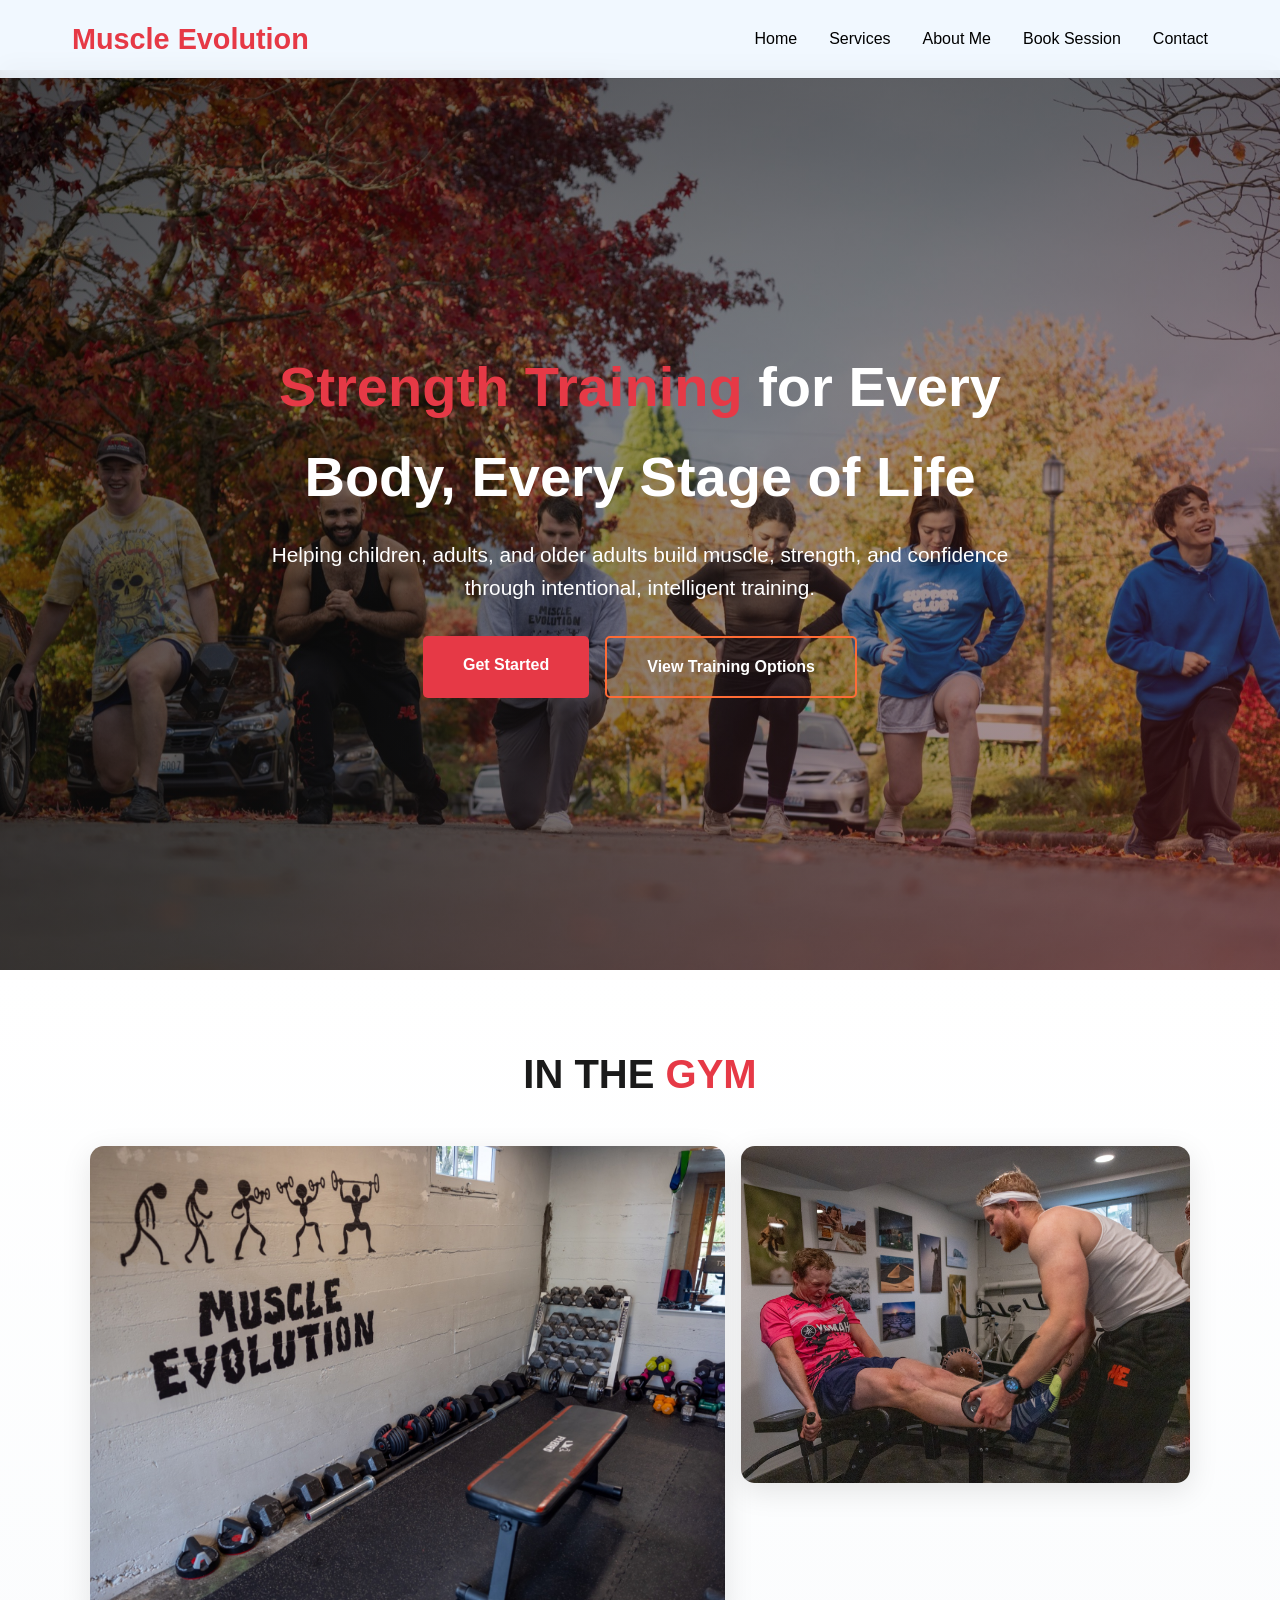
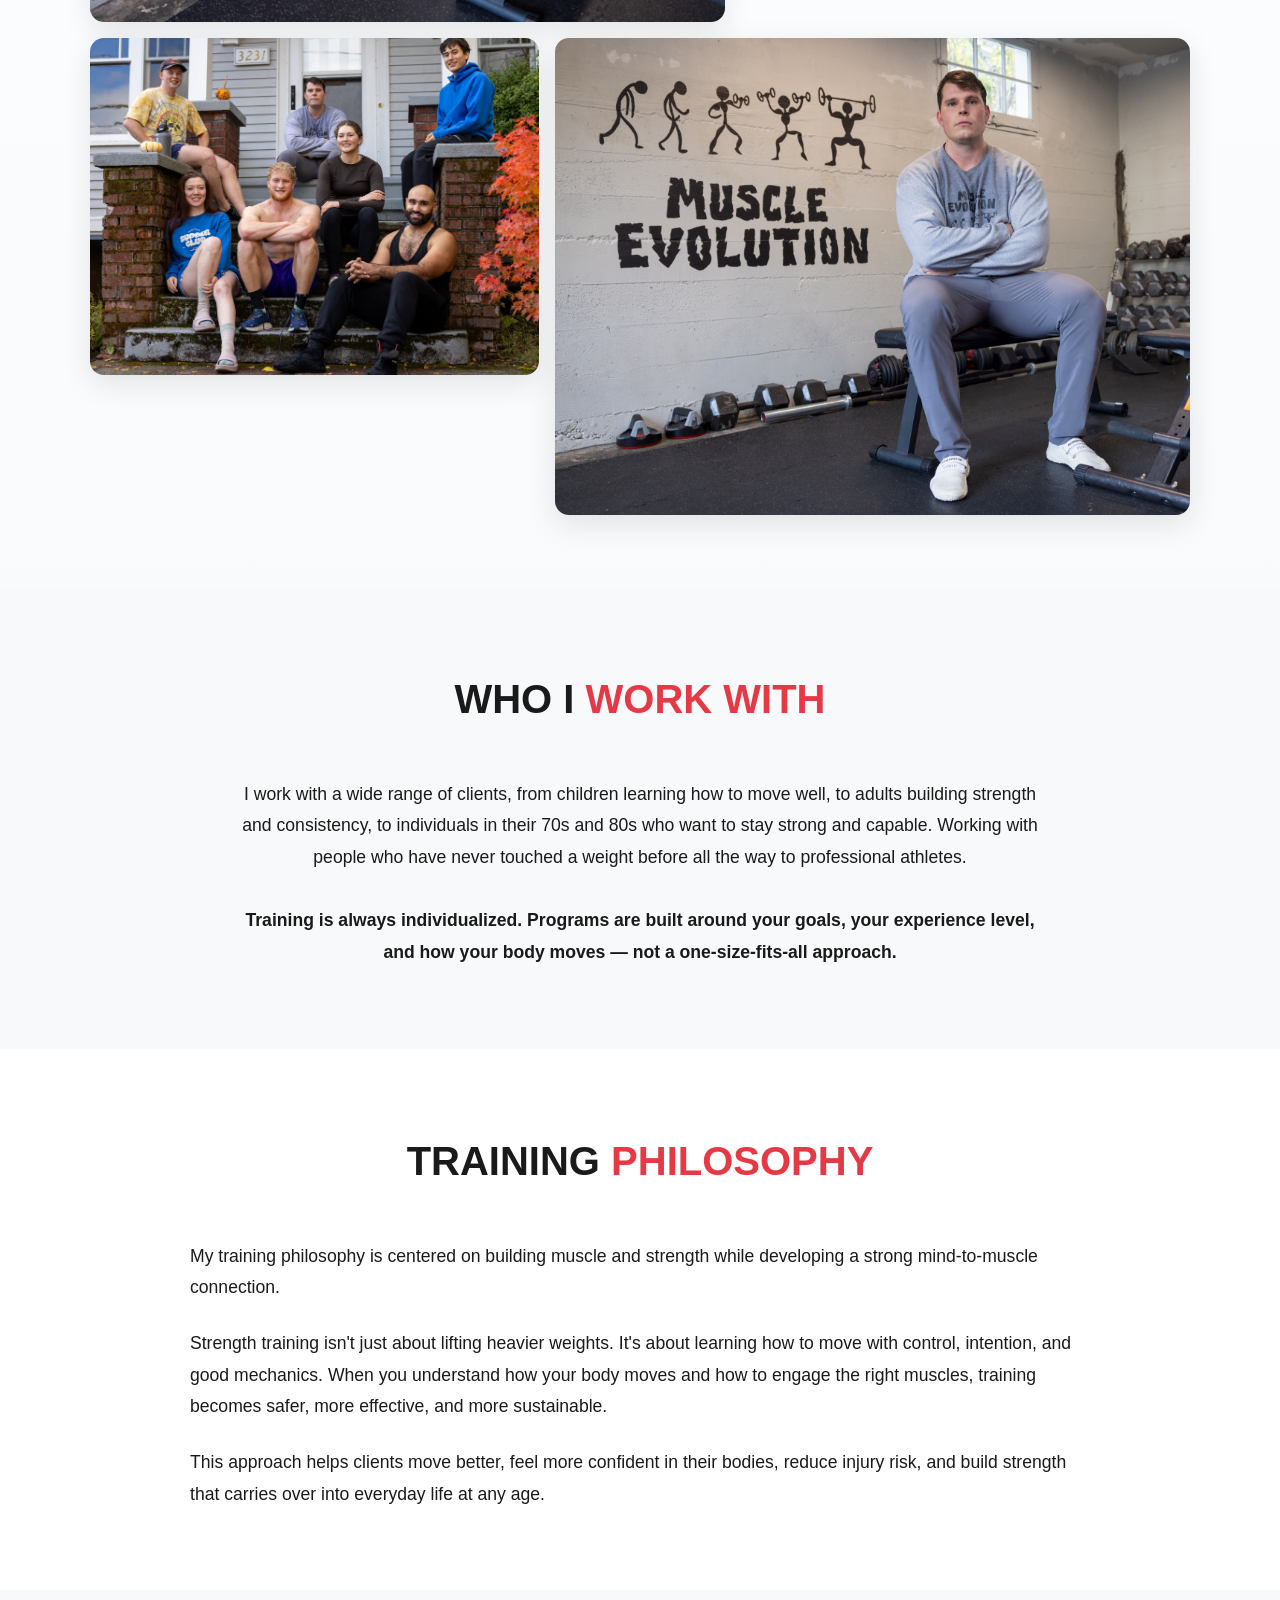
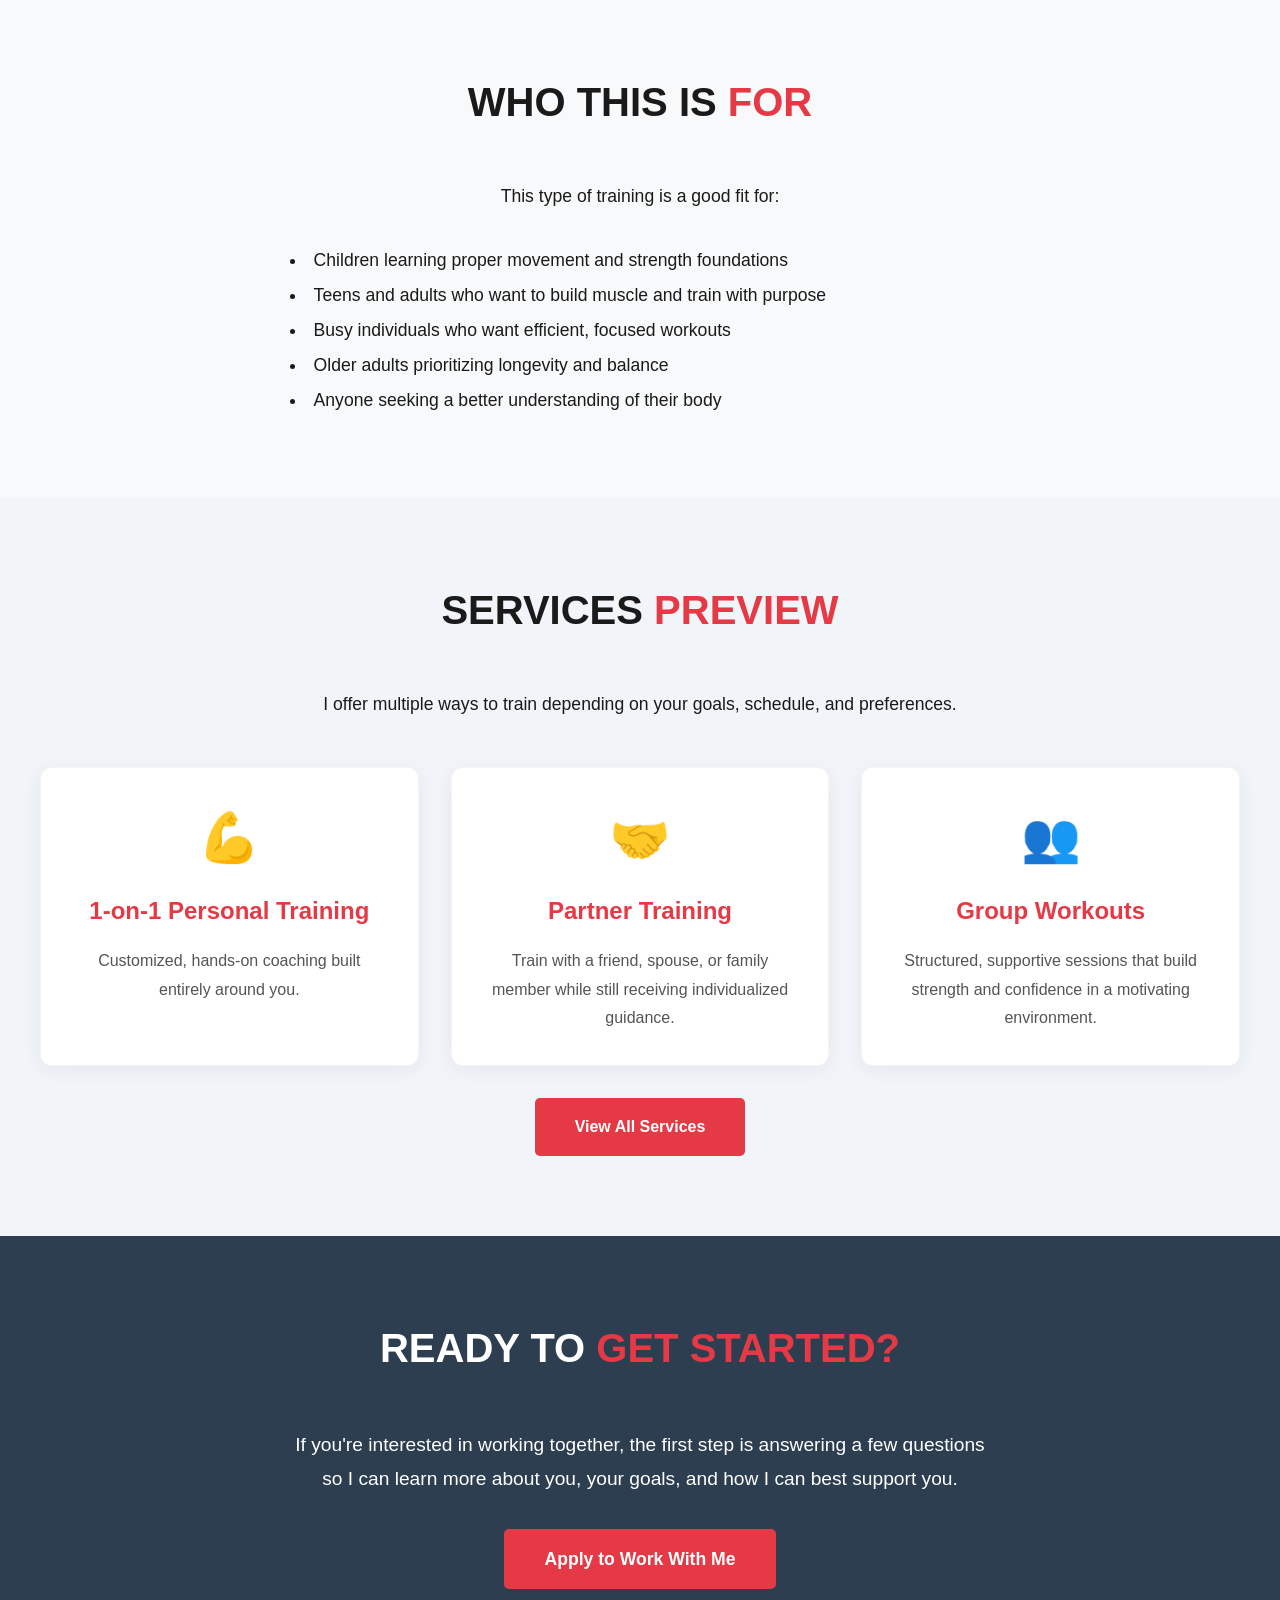
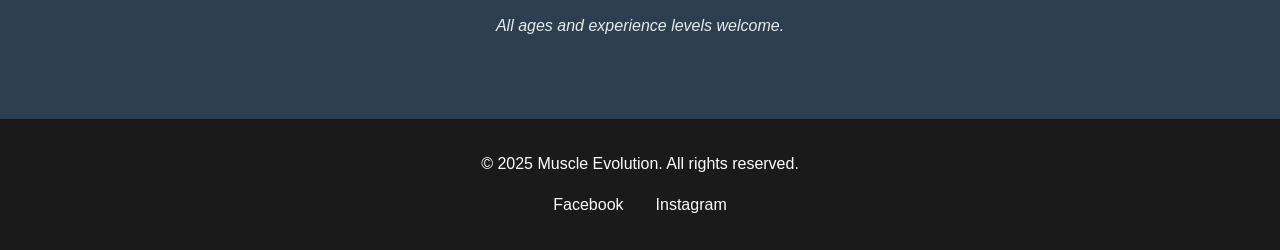
<file: index.html>
<!DOCTYPE html>
<html lang="en">
<head>
    <link rel="stylesheet" href="styles.css">
    <meta charset="UTF-8">
    <meta name="viewport" content="width=device-width, initial-scale=1.0">
    <title>Muscle Evolution - Strength Training for Every Body</title>
</head>
<body>
    <!-- Navigation -->
    <nav>
        <div class="container">
            <div class="logo">Muscle Evolution</div>
            <button class="nav-toggle" aria-label="Open menu" aria-expanded="false">
                <span></span><span></span><span></span>
            </button>
            <ul class="nav-links">
                <li><a href="index.html">Home</a></li>
                <li><a href="services.html">Services</a></li>
                <li><a href="about.html">About Me</a></li>
                <li><a href="booking.html">Book Session</a></li>
                <li><a href="contact.html">Contact</a></li>
            </ul>
        </div>
    </nav>

    <!-- Hero Section -->
    <section id="home" class="hero">
        <div class="hero-content">
            <h1><span class="highlight">Strength Training</span> for Every Body, Every Stage of Life</h1>
            <p>Helping children, adults, and older adults build muscle, strength, and confidence through intentional, intelligent training.</p>
            <div class="hero-buttons">
                <a href="booking.html" class="btn">Get Started</a>
                <a href="services.html" class="btn" style="background: transparent; border: 2px solid #ff6b35;">View Training Options</a>
            </div>
        </div>
    </section>

    <!-- Client photography -->
    <section class="photo-showcase" aria-label="Training photography">
        <div class="container">
            <h2 class="reveal">IN THE <span class="highlight">GYM</span></h2>
            <div class="photo-grid">
                <figure class="reveal reveal-delay-1">
                    <img src="images/web/IMG_2331.jpg" alt="Strength training session" width="1200" height="900" loading="lazy" decoding="async">
                </figure>
                <figure class="reveal reveal-delay-2">
                    <img src="images/web/Muscle.evolution-6.jpg" alt="Coaching and movement" width="1200" height="900" loading="lazy" decoding="async">
                </figure>
                <figure class="reveal reveal-delay-3">
                    <img src="images/web/IMG_8006.jpg" alt="Training floor" width="1200" height="900" loading="lazy" decoding="async">
                </figure>
                <figure class="reveal reveal-delay-4">
                    <img src="images/web/IMG_8933.jpg" alt="Fitness training" width="1200" height="900" loading="lazy" decoding="async">
                </figure>
            </div>
        </div>
    </section>

    <!-- Who I Work With Section -->
    <section class="services" style="background: #f8f9fa;">
        <div class="container">
            <h2 class="reveal">WHO I <span class="highlight">WORK WITH</span></h2>
            <p class="reveal reveal-delay-1" style="text-align: center; max-width: 800px; margin: 0 auto 2rem; font-size: 1.1rem; line-height: 1.8;">
                I work with a wide range of clients, from children learning how to move well, to adults building strength and consistency, to individuals in their 70s and 80s who want to stay strong and capable. Working with people who have never touched a weight before all the way to professional athletes.
            </p>
            <p class="reveal reveal-delay-2" style="text-align: center; max-width: 800px; margin: 0 auto; font-size: 1.1rem; line-height: 1.8; font-weight: 600;">
                Training is always individualized. Programs are built around your goals, your experience level, and how your body moves — not a one-size-fits-all approach.
            </p>
        </div>
    </section>

    <!-- Training Philosophy -->
    <section class="about">
        <div class="container">
            <h2 class="reveal">TRAINING <span class="highlight">PHILOSOPHY</span></h2>
            <div class="reveal reveal-delay-1" style="max-width: 900px; margin: 0 auto;">
                <p style="font-size: 1.1rem; line-height: 1.8; margin-bottom: 1.5rem;">
                    My training philosophy is centered on building muscle and strength while developing a strong mind-to-muscle connection.
                </p>
                <p style="font-size: 1.1rem; line-height: 1.8; margin-bottom: 1.5rem;">
                    Strength training isn't just about lifting heavier weights. It's about learning how to move with control, intention, and good mechanics. When you understand how your body moves and how to engage the right muscles, training becomes safer, more effective, and more sustainable.
                </p>
                <p style="font-size: 1.1rem; line-height: 1.8;">
                    This approach helps clients move better, feel more confident in their bodies, reduce injury risk, and build strength that carries over into everyday life at any age.
                </p>
            </div>
        </div>
    </section>

    <!-- Who This Is For -->
    <section class="services" style="background: #f8f9fa;">
        <div class="container">
            <h2 class="reveal">WHO THIS IS <span class="highlight">FOR</span></h2>
            <p class="reveal reveal-delay-1" style="text-align: center; margin-bottom: 2rem; font-size: 1.1rem;">This type of training is a good fit for:</p>
            <div class="reveal reveal-delay-2" style="max-width: 700px; margin: 0 auto; text-align: left;">
                <ul style="font-size: 1.1rem; line-height: 2; list-style-position: inside;">
                    <li>Children learning proper movement and strength foundations</li>
                    <li>Teens and adults who want to build muscle and train with purpose</li>
                    <li>Busy individuals who want efficient, focused workouts</li>
                    <li>Older adults prioritizing longevity and balance</li>
                    <li>Anyone seeking a better understanding of their body</li>
                </ul>
            </div>
        </div>
    </section>

    <!-- Quick Services Preview -->
    <section class="services">
        <div class="container">
            <h2 class="reveal">SERVICES <span class="highlight">PREVIEW</span></h2>
            <p class="reveal reveal-delay-1" style="text-align: center; margin-bottom: 3rem; font-size: 1.1rem;">I offer multiple ways to train depending on your goals, schedule, and preferences.</p>
            <div class="services-grid">
                <div class="service-card reveal reveal-delay-1">
                    <div class="service-icon">💪</div>
                    <h3>1-on-1 Personal Training</h3>
                    <p>Customized, hands-on coaching built entirely around you.</p>
                </div>
                <div class="service-card reveal reveal-delay-2">
                    <div class="service-icon">🤝</div>
                    <h3>Partner Training</h3>
                    <p>Train with a friend, spouse, or family member while still receiving individualized guidance.</p>
                </div>
                <div class="service-card reveal reveal-delay-3">
                    <div class="service-icon">👥</div>
                    <h3>Group Workouts</h3>
                    <p>Structured, supportive sessions that build strength and confidence in a motivating environment.</p>
                </div>
            </div>
            <div class="reveal reveal-delay-4" style="text-align: center; margin-top: 2rem;">
                <a href="services.html" class="btn">View All Services</a>
            </div>
        </div>
    </section>

    <!-- Call to Action -->
    <section class="about" style="background: #2c3e50; color: white;">
        <div class="container" style="text-align: center;">
            <h2 class="reveal" style="color: white;">READY TO <span class="highlight">GET STARTED?</span></h2>
            <p class="reveal reveal-delay-1" style="font-size: 1.2rem; max-width: 700px; margin: 0 auto 2rem; line-height: 1.8;">
                If you're interested in working together, the first step is answering a few questions so I can learn more about you, your goals, and how I can best support you.
            </p>
            <a href="booking.html" class="btn reveal reveal-delay-2" style="font-size: 1.1rem; padding: 1rem 2.5rem;">Apply to Work With Me</a>
            <p class="reveal reveal-delay-3" style="margin-top: 1.5rem; font-style: italic; opacity: 0.9;">All ages and experience levels welcome.</p>
        </div>
    </section>

    <!-- Footer -->
    <footer>
        <p>&copy; 2025 Muscle Evolution. All rights reserved.</p>
        <div class="footer-social">
            <a href="https://www.facebook.com/YOUR-FACEBOOK-PAGE" target="_blank">Facebook</a>
            <a href="https://www.instagram.com/YOUR-INSTAGRAM-USERNAME" target="_blank">Instagram</a>
        </div>
    </footer>

    <script src="script.js"></script>
</body>
</html>
</file>
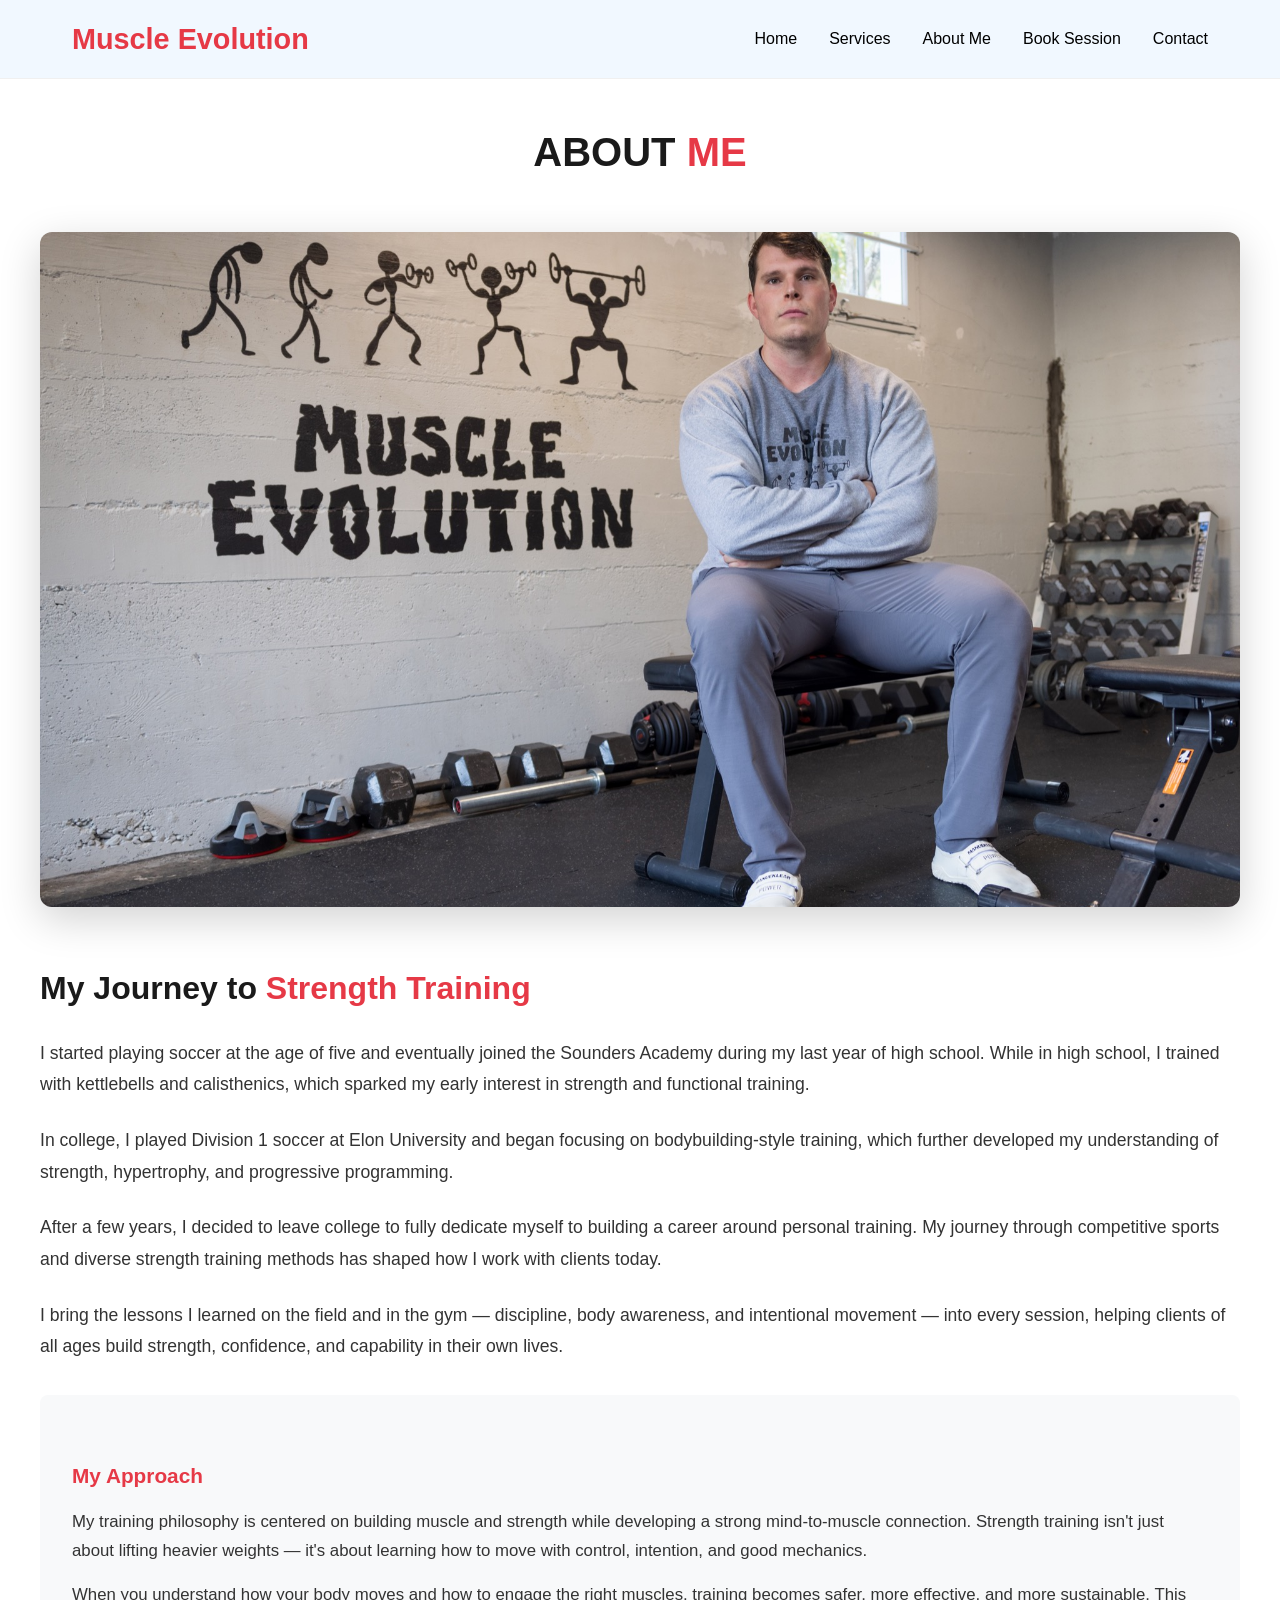
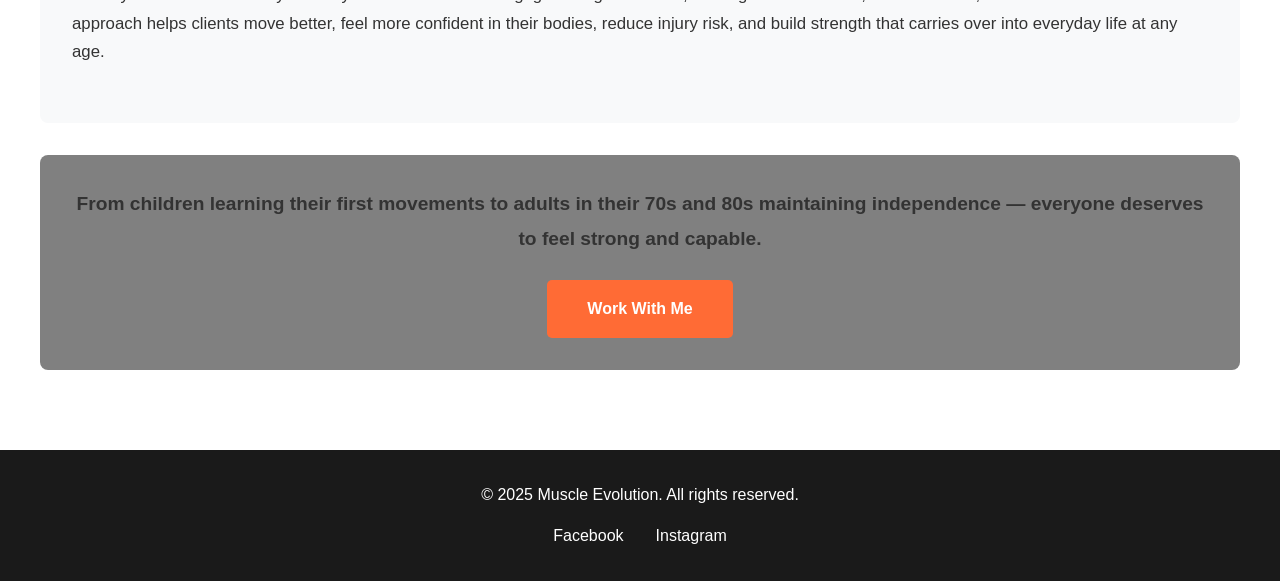
<file: about.html>
<!DOCTYPE html>
<html lang="en">
<head>
    <link rel="stylesheet" href="styles.css">
    <meta charset="UTF-8">
    <meta name="viewport" content="width=device-width, initial-scale=1.0">
    <title>About Me - Muscle Evolution</title>
</head>
<body>
    <!-- Navigation -->
    <nav>
        <div class="container">
                <div class="logo">Muscle Evolution</div>
            <button class="nav-toggle" aria-label="Open menu" aria-expanded="false">
                <span></span><span></span><span></span>
            </button>
            <ul class="nav-links">
                <li><a href="index.html">Home</a></li>
                <li><a href="services.html">Services</a></li>
                <li><a href="about.html">About Me</a></li>
                <li><a href="booking.html">Book Session</a></li>
                <li><a href="contact.html">Contact</a></li>
            </ul>
        </div>
    </nav>

    <!-- About Me Section -->
    <section class="about" style="padding-top: 120px;">
        <div class="container">
            <h2 class="reveal">ABOUT <span class="highlight">ME</span></h2>
            <div class="about-content">
                <div class="about-image reveal reveal-delay-1">
                    <img src="images/web/IMG_8933.jpg" alt="Fitness Evolution trainer" width="1200" height="675" loading="eager" decoding="async">
                </div>
                <div class="about-text reveal reveal-delay-2">
                    <h3>My Journey to <span class="highlight">Strength Training</span></h3>
                    
                    <p style="font-size: 1.1rem; line-height: 1.8; margin-bottom: 1.5rem;">
                        I started playing soccer at the age of five and eventually joined the Sounders Academy during my last year of high school. While in high school, I trained with kettlebells and calisthenics, which sparked my early interest in strength and functional training.
                    </p>
                    
                    <p style="font-size: 1.1rem; line-height: 1.8; margin-bottom: 1.5rem;">
                        In college, I played Division 1 soccer at Elon University and began focusing on bodybuilding-style training, which further developed my understanding of strength, hypertrophy, and progressive programming.
                    </p>
                    
                    <p style="font-size: 1.1rem; line-height: 1.8; margin-bottom: 1.5rem;">
                        After a few years, I decided to leave college to fully dedicate myself to building a career around personal training. My journey through competitive sports and diverse strength training methods has shaped how I work with clients today.
                    </p>
                    
                    <p style="font-size: 1.1rem; line-height: 1.8; margin-bottom: 2rem;">
                        I bring the lessons I learned on the field and in the gym — discipline, body awareness, and intentional movement — into every session, helping clients of all ages build strength, confidence, and capability in their own lives.
                    </p>
                    
                    <div style="background: #f8f9fa; padding: 2rem; border-radius: 8px; margin-bottom: 2rem;">
                        <h4 style="margin-bottom: 1rem; font-size: 1.3rem;"><span class="highlight">My Approach</span></h4>
                        <p style="font-size: 1.05rem; line-height: 1.7; margin-bottom: 1rem;">
                            My training philosophy is centered on building muscle and strength while developing a strong mind-to-muscle connection. Strength training isn't just about lifting heavier weights — it's about learning how to move with control, intention, and good mechanics.
                        </p>
                        <p style="font-size: 1.05rem; line-height: 1.7;">
                            When you understand how your body moves and how to engage the right muscles, training becomes safer, more effective, and more sustainable. This approach helps clients move better, feel more confident in their bodies, reduce injury risk, and build strength that carries over into everyday life at any age.
                        </p>
                    </div>
                    
                    <div style="background: grey; color: white; padding: 2rem; border-radius: 8px; text-align: center;">
                        <p style="font-size: 1.2rem; font-weight: 600; margin-bottom: 1.5rem;">
                            From children learning their first movements to adults in their 70s and 80s maintaining independence — everyone deserves to feel strong and capable.
                        </p>
                        <a href="booking.html" class="btn" style="background: #ff6b35;">Work With Me</a>
                    </div>
                </div>
            </div>
        </div>
    </section>

    <!-- Footer -->
    <footer>
        <p>&copy; 2025 Muscle Evolution. All rights reserved.</p>
        <div class="footer-social">
            <a href="https://www.facebook.com/YOUR-FACEBOOK-PAGE" target="_blank">Facebook</a>
            <a href="https://www.instagram.com/YOUR-INSTAGRAM-USERNAME" target="_blank">Instagram</a>
        </div>
    </footer>

    <script src="script.js"></script>
</body>
</html>
</file>
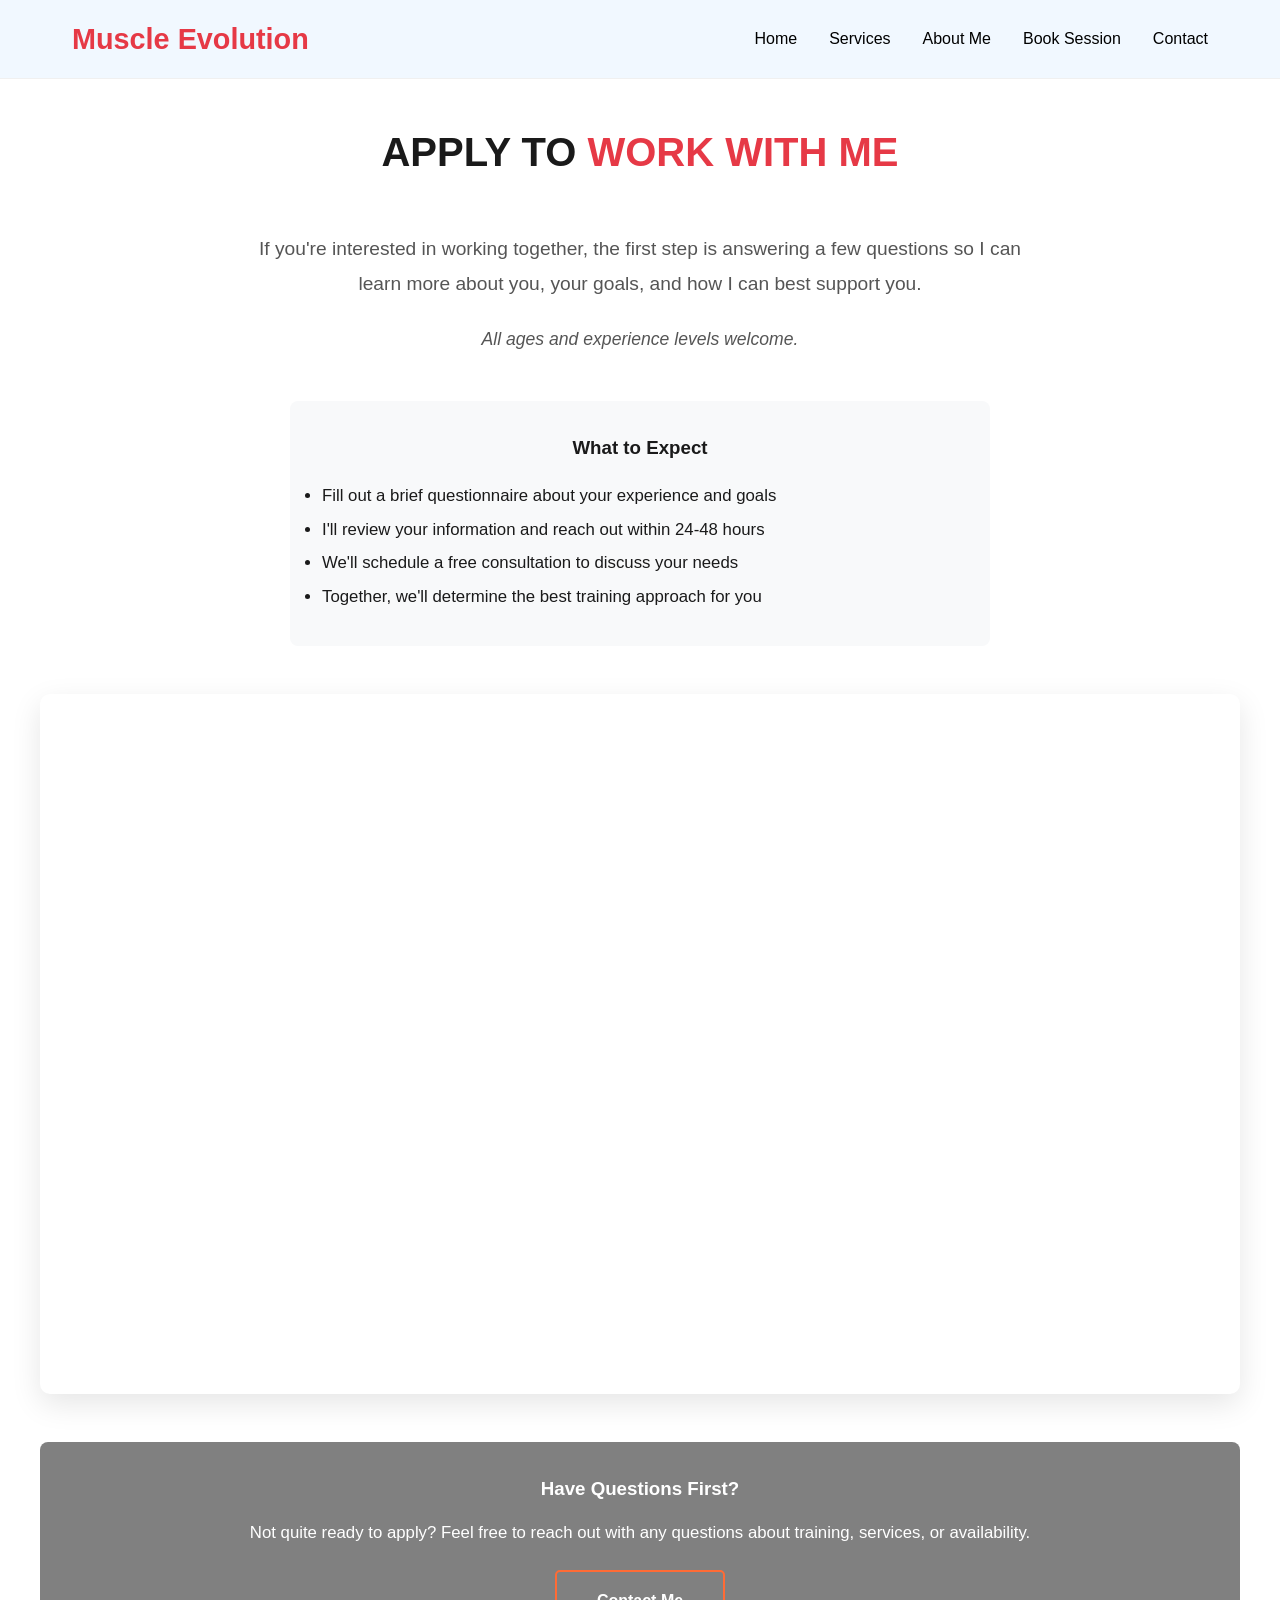
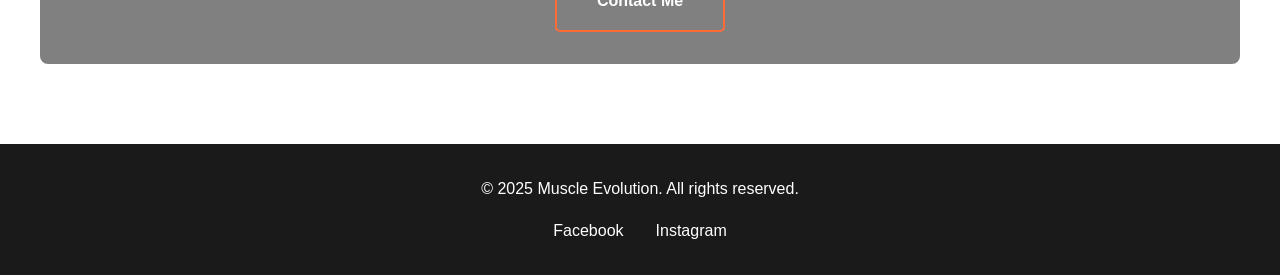
<file: booking.html>
<!DOCTYPE html>
<html lang="en">
<head>
    <link rel="stylesheet" href="styles.css">
    <meta charset="UTF-8">
    <meta name="viewport" content="width=device-width, initial-scale=1.0">
    <title>Apply to Work With Me - Muscle Evolution</title>
</head>
<body>
    <!-- Navigation -->
    <nav>
        <div class="container">
            <div class="logo">Muscle Evolution</div>
            <button class="nav-toggle" aria-label="Open menu" aria-expanded="false">
                <span></span><span></span><span></span>
            </button>
            <ul class="nav-links">
                <li><a href="index.html">Home</a></li>
                <li><a href="services.html">Services</a></li>
                <li><a href="about.html">About Me</a></li>
                <li><a href="booking.html">Book Session</a></li>
                <li><a href="contact.html">Contact</a></li>
            </ul>
        </div>
    </nav>

    <!-- Booking Section -->
    <section class="booking" style="padding-top: 120px;">
        <div class="container">
            <h2 class="reveal">APPLY TO <span class="highlight">WORK WITH ME</span></h2>
            <p class="booking-intro reveal reveal-delay-1" style="font-size: 1.2rem; max-width: 800px; margin: 0 auto 1.5rem; line-height: 1.8;">
                If you're interested in working together, the first step is answering a few questions so I can learn more about you, your goals, and how I can best support you.
            </p>
            <p class="reveal reveal-delay-2" style="text-align: center; margin-bottom: 3rem; font-size: 1.1rem; font-style: italic; color: #555;">
                All ages and experience levels welcome.
            </p>
            
            <div style="background: #f8f9fa; padding: 2rem; border-radius: 8px; margin-bottom: 3rem; max-width: 700px; margin-left: auto; margin-right: auto;">
                <h3 style="margin-bottom: 1rem; text-align: center;">What to Expect</h3>
                <ul style="text-align: left; font-size: 1.05rem; line-height: 2;">
                    <li>Fill out a brief questionnaire about your experience and goals</li>
                    <li>I'll review your information and reach out within 24-48 hours</li>
                    <li>We'll schedule a free consultation to discuss your needs</li>
                    <li>Together, we'll determine the best training approach for you</li>
                </ul>
            </div>
            
            <!-- Calendly inline widget begin -->
            <div class="calendly-inline-widget" data-url="https://calendly.com/YOUR-CALENDLY-USERNAME?hide_event_type_details=1&hide_gdpr_banner=1" style="min-width:320px;height:700px;"></div>
            <script type="text/javascript" src="https://assets.calendly.com/assets/external/widget.js" async></script>
            <!-- Calendly inline widget end -->
            
            <div style="background: grey; color: white; padding: 2rem; border-radius: 8px; margin-top: 3rem; text-align: center;">
                <h3 style="color: white; margin-bottom: 1rem;">Have Questions First?</h3>
                <p style="margin-bottom: 1.5rem; font-size: 1.05rem;">
                    Not quite ready to apply? Feel free to reach out with any questions about training, services, or availability.
                </p>
                <a href="contact.html" class="btn" style="background: transparent; border: 2px solid #ff6b35;">Contact Me</a>
            </div>
        </div>
    </section>

    <!-- Footer -->
    <footer>
        <p>&copy; 2025 Muscle Evolution. All rights reserved.</p>
        <div class="footer-social">
            <a href="https://www.facebook.com/YOUR-FACEBOOK-PAGE" target="_blank">Facebook</a>
            <a href="https://www.instagram.com/YOUR-INSTAGRAM-USERNAME" target="_blank">Instagram</a>
        </div>
    </footer>

    <script src="script.js"></script>
</body>
</html>
</file>
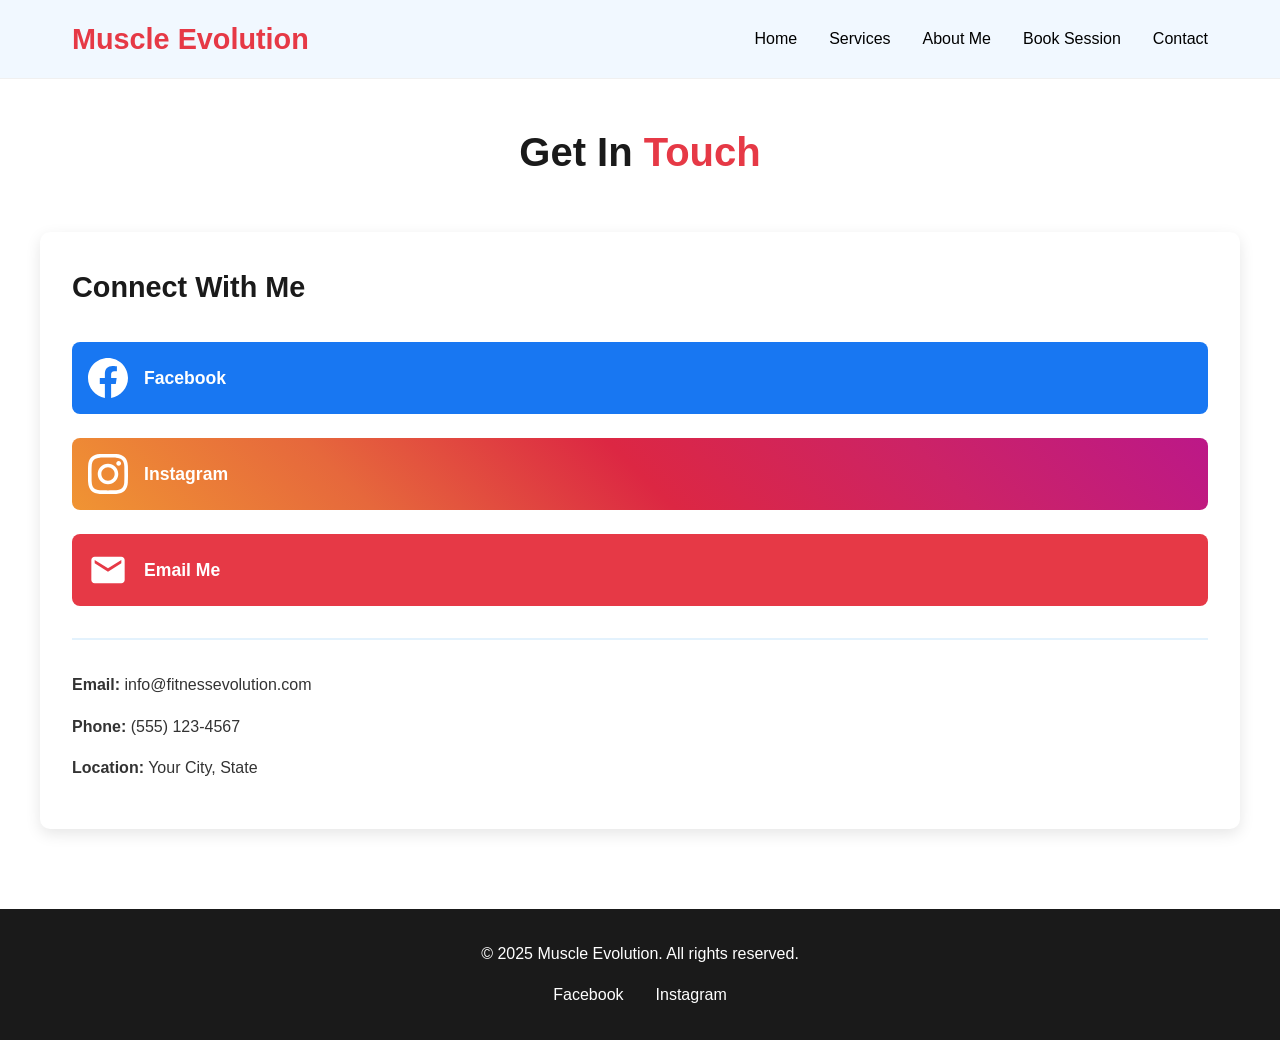
<file: contact.html>
<!DOCTYPE html>
<html lang="en">
<head>
    <link rel="stylesheet" href="styles.css">
    <meta charset="UTF-8">
    <meta name="viewport" content="width=device-width, initial-scale=1.0">
    <title>Contact - Muscle Evolution</title>
</head>
<body>
    <!-- Navigation -->
    <nav>
        <div class="container">
            <div class="logo">Muscle Evolution</div>
            <button class="nav-toggle" aria-label="Open menu" aria-expanded="false">
                <span></span><span></span><span></span>
            </button>
            <ul class="nav-links">
                <li><a href="index.html">Home</a></li>
                <li><a href="services.html">Services</a></li>
                <li><a href="about.html">About Me</a></li>
                <li><a href="booking.html">Book Session</a></li>
                <li><a href="contact.html">Contact</a></li>
            </ul>
        </div>
    </nav>

    <!-- Contact Section -->
    <section class="contact" style="padding-top: 120px;">
        <div class="container">
            <h2 class="reveal">Get In <span class="highlight">Touch</span></h2>
            <div class="contact-info reveal reveal-delay-1">
                <h3>Connect With Me</h3>
                <div class="social-links">
                    <a href="https://www.facebook.com/YOUR-FACEBOOK-PAGE" target="_blank" class="social-link facebook">
                        <svg width="40" height="40" viewBox="0 0 24 24" fill="currentColor">
                            <path d="M24 12.073c0-6.627-5.373-12-12-12s-12 5.373-12 12c0 5.99 4.388 10.954 10.125 11.854v-8.385H7.078v-3.47h3.047V9.43c0-3.007 1.792-4.669 4.533-4.669 1.312 0 2.686.235 2.686.235v2.953H15.83c-1.491 0-1.956.925-1.956 1.874v2.25h3.328l-.532 3.47h-2.796v8.385C19.612 23.027 24 18.062 24 12.073z"/>
                        </svg>
                        <span>Facebook</span>
                    </a>
                    <a href="https://www.instagram.com/YOUR-INSTAGRAM-USERNAME" target="_blank" class="social-link instagram">
                        <svg width="40" height="40" viewBox="0 0 24 24" fill="currentColor">
                            <path d="M12 2.163c3.204 0 3.584.012 4.85.07 3.252.148 4.771 1.691 4.919 4.919.058 1.265.069 1.645.069 4.849 0 3.205-.012 3.584-.069 4.849-.149 3.225-1.664 4.771-4.919 4.919-1.266.058-1.644.07-4.85.07-3.204 0-3.584-.012-4.849-.07-3.26-.149-4.771-1.699-4.919-4.92-.058-1.265-.07-1.644-.07-4.849 0-3.204.013-3.583.07-4.849.149-3.227 1.664-4.771 4.919-4.919 1.266-.057 1.645-.069 4.849-.069zm0-2.163c-3.259 0-3.667.014-4.947.072-4.358.2-6.78 2.618-6.98 6.98-.059 1.281-.073 1.689-.073 4.948 0 3.259.014 3.668.072 4.948.2 4.358 2.618 6.78 6.98 6.98 1.281.058 1.689.072 4.948.072 3.259 0 3.668-.014 4.948-.072 4.354-.2 6.782-2.618 6.979-6.98.059-1.28.073-1.689.073-4.948 0-3.259-.014-3.667-.072-4.947-.196-4.354-2.617-6.78-6.979-6.98-1.281-.059-1.69-.073-4.949-.073zm0 5.838c-3.403 0-6.162 2.759-6.162 6.162s2.759 6.163 6.162 6.163 6.162-2.759 6.162-6.163c0-3.403-2.759-6.162-6.162-6.162zm0 10.162c-2.209 0-4-1.79-4-4 0-2.209 1.791-4 4-4s4 1.791 4 4c0 2.21-1.791 4-4 4zm6.406-11.845c-.796 0-1.441.645-1.441 1.44s.645 1.44 1.441 1.44c.795 0 1.439-.645 1.439-1.44s-.644-1.44-1.439-1.44z"/>
                        </svg>
                        <span>Instagram</span>
                    </a>
                    <a href="mailto:info@fitnessevolution.com" class="social-link email">
                        <svg width="40" height="40" viewBox="0 0 24 24" fill="currentColor">
                            <path d="M20 4H4c-1.1 0-1.99.9-1.99 2L2 18c0 1.1.9 2 2 2h16c1.1 0 2-.9 2-2V6c0-1.1-.9-2-2-2zm0 4l-8 5-8-5V6l8 5 8-5v2z"/>
                        </svg>
                        <span>Email Me</span>
                    </a>
                </div>
                
                <div class="contact-details">
                    <p><strong>Email:</strong> info@fitnessevolution.com</p>
                    <p><strong>Phone:</strong> (555) 123-4567</p>
                    <p><strong>Location:</strong> Your City, State</p>
                </div>
            </div>
        </div>
    </section>

    <!-- Footer -->
    <footer>
        <p>&copy; 2025 Muscle Evolution. All rights reserved.</p>
        <div class="footer-social">
            <a href="https://www.facebook.com/YOUR-FACEBOOK-PAGE" target="_blank">Facebook</a>
            <a href="https://www.instagram.com/YOUR-INSTAGRAM-USERNAME" target="_blank">Instagram</a>
        </div>
    </footer>

    <script src="script.js"></script>
</body>
</html>
</file>
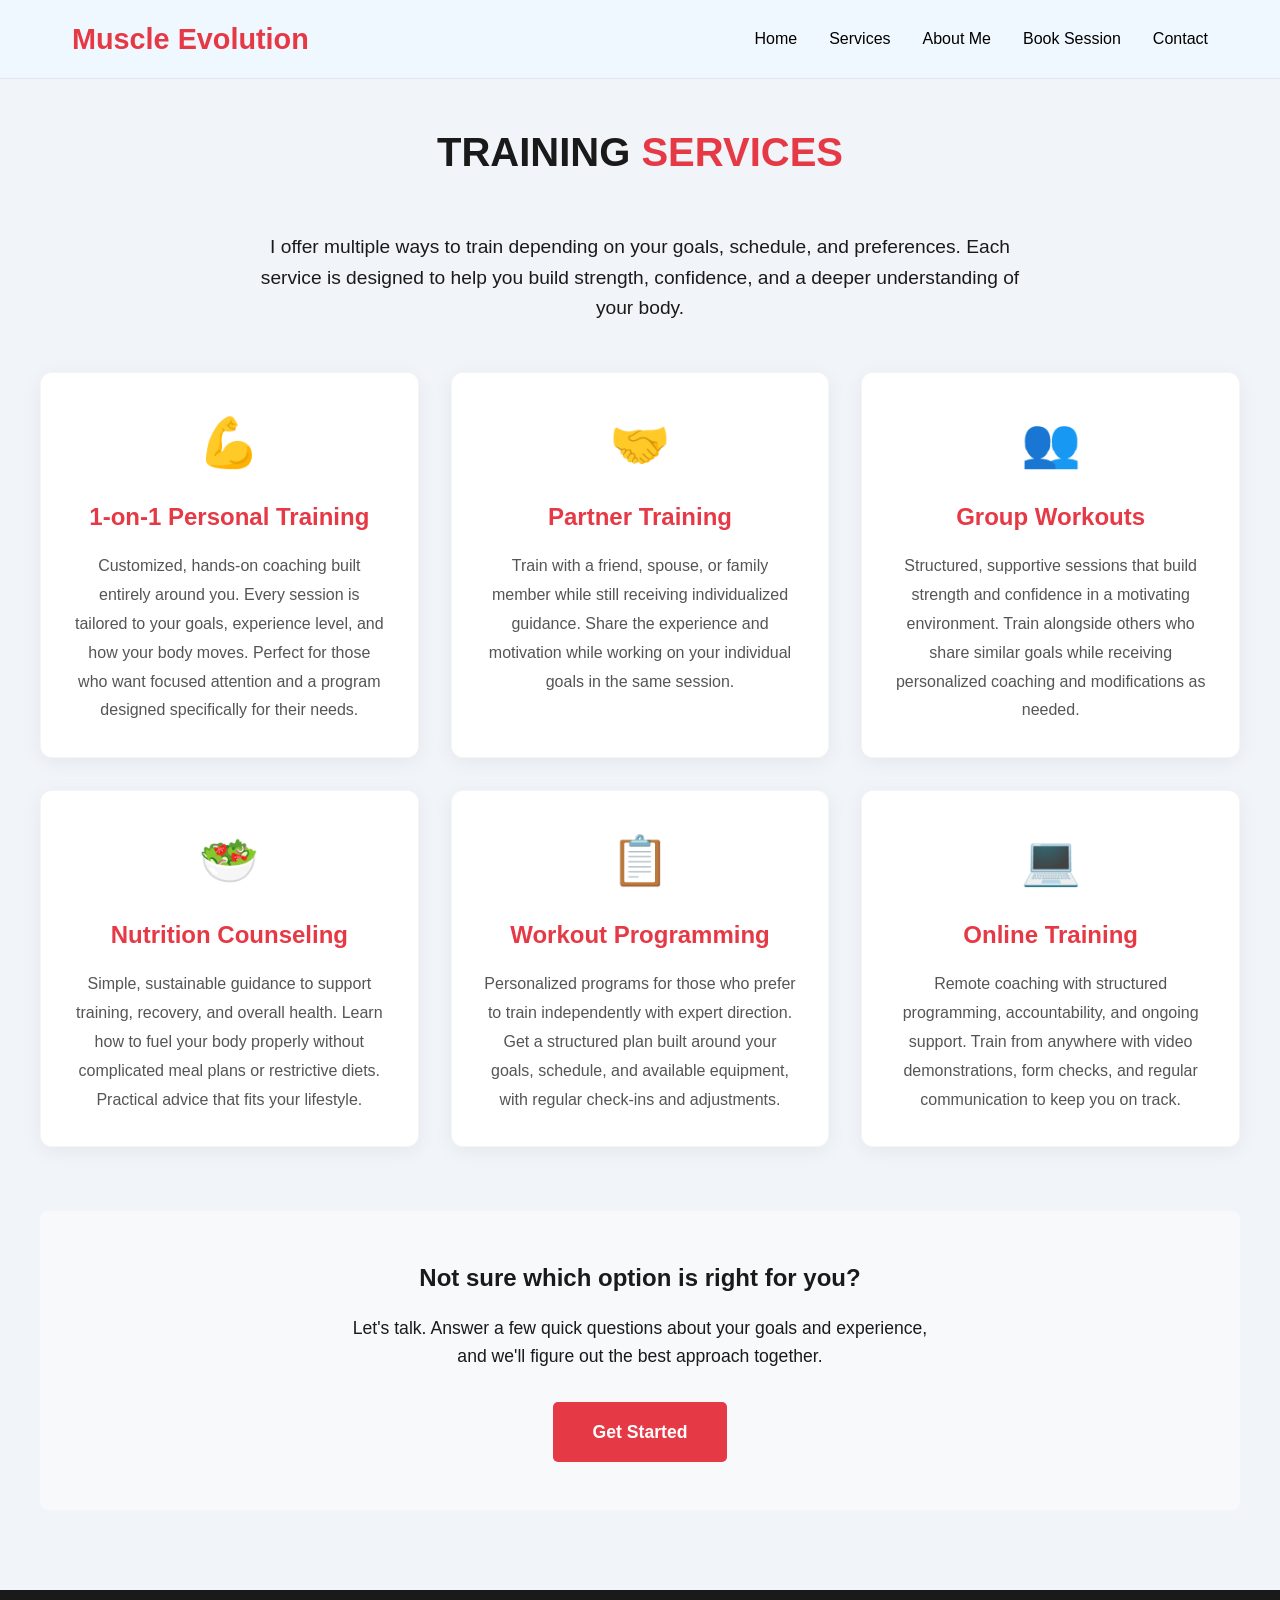
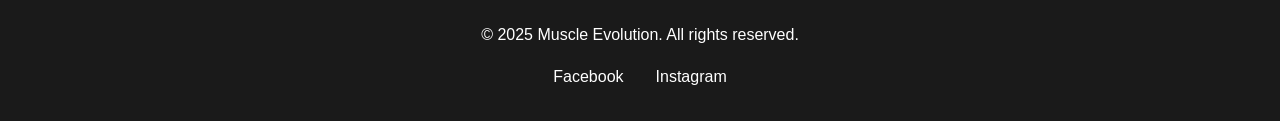
<file: services.html>
<!DOCTYPE html>
<html lang="en">
<head>
    <link rel="stylesheet" href="styles.css">
    <meta charset="UTF-8">
    <meta name="viewport" content="width=device-width, initial-scale=1.0">
    <title>Services - Muscle Evolution</title>
</head>
<body>
    <!-- Navigation -->
    <nav>
        <div class="container">
            <div class="logo">Muscle Evolution</div>
            <button class="nav-toggle" aria-label="Open menu" aria-expanded="false">
                <span></span><span></span><span></span>
            </button>
            <ul class="nav-links">
                <li><a href="index.html">Home</a></li>
                <li><a href="services.html">Services</a></li>
                <li><a href="about.html">About Me</a></li>
                <li><a href="booking.html">Book Session</a></li>
                <li><a href="contact.html">Contact</a></li>
            </ul>
        </div>
    </nav>

    <!-- Services Section -->
    <section class="services" style="padding-top: 120px;">
        <div class="container">
            <h2 class="reveal">TRAINING <span class="highlight">SERVICES</span></h2>
            <p class="reveal reveal-delay-1" style="text-align: center; margin-bottom: 3rem; font-size: 1.2rem; max-width: 800px; margin-left: auto; margin-right: auto;">
                I offer multiple ways to train depending on your goals, schedule, and preferences. Each service is designed to help you build strength, confidence, and a deeper understanding of your body.
            </p>
            <div class="services-grid">
                <div class="service-card reveal reveal-delay-1">
                    <div class="service-icon">💪</div>
                    <h3>1-on-1 Personal Training</h3>
                    <p>Customized, hands-on coaching built entirely around you. Every session is tailored to your goals, experience level, and how your body moves. Perfect for those who want focused attention and a program designed specifically for their needs.</p>
                </div>
                <div class="service-card reveal reveal-delay-2">
                    <div class="service-icon">🤝</div>
                    <h3>Partner Training</h3>
                    <p>Train with a friend, spouse, or family member while still receiving individualized guidance. Share the experience and motivation while working on your individual goals in the same session.</p>
                </div>
                <div class="service-card reveal reveal-delay-3">
                    <div class="service-icon">👥</div>
                    <h3>Group Workouts</h3>
                    <p>Structured, supportive sessions that build strength and confidence in a motivating environment. Train alongside others who share similar goals while receiving personalized coaching and modifications as needed.</p>
                </div>
                <div class="service-card reveal reveal-delay-4">
                    <div class="service-icon">🥗</div>
                    <h3>Nutrition Counseling</h3>
                    <p>Simple, sustainable guidance to support training, recovery, and overall health. Learn how to fuel your body properly without complicated meal plans or restrictive diets. Practical advice that fits your lifestyle.</p>
                </div>
                <div class="service-card reveal reveal-delay-5">
                    <div class="service-icon">📋</div>
                    <h3>Workout Programming</h3>
                    <p>Personalized programs for those who prefer to train independently with expert direction. Get a structured plan built around your goals, schedule, and available equipment, with regular check-ins and adjustments.</p>
                </div>
                <div class="service-card reveal reveal-delay-6">
                    <div class="service-icon">💻</div>
                    <h3>Online Training</h3>
                    <p>Remote coaching with structured programming, accountability, and ongoing support. Train from anywhere with video demonstrations, form checks, and regular communication to keep you on track.</p>
                </div>
            </div>
            
            <div class="reveal" style="background: #f8f9fa; padding: 3rem 2rem; margin-top: 4rem; border-radius: 8px; text-align: center;">
                <h3 style="margin-bottom: 1rem; font-size: 1.5rem;">Not sure which option is right for you?</h3>
                <p style="font-size: 1.1rem; margin-bottom: 2rem; max-width: 600px; margin-left: auto; margin-right: auto;">
                    Let's talk. Answer a few quick questions about your goals and experience, and we'll figure out the best approach together.
                </p>
                <a href="booking.html" class="btn" style="font-size: 1.1rem;">Get Started</a>
            </div>
        </div>
    </section>

    <!-- Footer -->
    <footer>
        <p>&copy; 2025 Muscle Evolution. All rights reserved.</p>
        <div class="footer-social">
            <a href="https://www.facebook.com/YOUR-FACEBOOK-PAGE" target="_blank">Facebook</a>
            <a href="https://www.instagram.com/YOUR-INSTAGRAM-USERNAME" target="_blank">Instagram</a>
        </div>
    </footer>

    <script src="script.js"></script>
</body>
</html>
</file>
<file: styles.css>
/* styles.css */

/* Reset & Base Styles */
* {
    margin: 0;
    padding: 0;
    box-sizing: border-box;
}

body {
    font-family: 'Segoe UI', Tahoma, Geneva, Verdana, sans-serif;
    line-height: 1.6;
    color: #1a1a1a;
    overflow-x: hidden;
}

.highlight {
    color: #e63946;
}

.highlight-white {
    color: #e63946;
}

/* Navigation */
nav {
    background: rgba(240, 248, 255, 0.92);
    backdrop-filter: blur(12px);
    -webkit-backdrop-filter: blur(12px);
    padding: 1rem 0;
    position: fixed;
    width: 100%;
    top: 0;
    z-index: 1000;
    box-shadow: 0 1px 0 rgba(0, 0, 0, 0.06);
    transition: background 0.35s ease, box-shadow 0.35s ease, backdrop-filter 0.35s ease;
}

nav.nav-scrolled {
    background: rgba(255, 255, 255, 0.97);
    box-shadow: 0 8px 32px rgba(0, 0, 0, 0.08);
}

nav .container {
    max-width: 1200px;
    margin: 0 auto;
    padding: 0 2rem;
    display: flex;
    justify-content: space-between;
    align-items: center;
}

nav .logo {
    color: #e63946;
    font-size: 1.8rem;
    font-weight: bold;
}

nav .nav-links {
    list-style: none;
    display: flex;
    gap: 2rem;
}

/* Hamburger button — hidden on desktop */
.nav-toggle {
    display: none;
    background: none;
    border: none;
    cursor: pointer;
    padding: 0.5rem;
    width: 2.75rem;
    height: 2.75rem;
    flex-direction: column;
    justify-content: center;
    align-items: center;
    gap: 5px;
    -webkit-tap-highlight-color: transparent;
}

.nav-toggle span {
    display: block;
    width: 22px;
    height: 2px;
    background: #1a1a1a;
    border-radius: 2px;
    transition: transform 0.3s ease, opacity 0.3s ease;
}

.nav-toggle.is-open span:nth-child(1) {
    transform: translateY(7px) rotate(45deg);
}

.nav-toggle.is-open span:nth-child(2) {
    opacity: 0;
}

.nav-toggle.is-open span:nth-child(3) {
    transform: translateY(-7px) rotate(-45deg);
}

nav a {
    color: black;
    text-decoration: none;
    transition: color 0.3s;
    font-weight: 500;
}

nav a:hover {
    color: #e63946;
}

/* Hero Section */
.hero {
    position: relative;
    overflow: hidden;
    background: #1a1a1a;
    height: 100vh;
    min-height: 32rem;
    display: flex;
    align-items: center;
    justify-content: center;
    text-align: center;
    color: white;
    margin-top: 70px;
    isolation: isolate;
}

.hero::before {
    content: "";
    position: absolute;
    inset: 0;
    z-index: 0;
    background-image: url("images/web/IMG_6653.jpg");
    background-size: cover;
    background-position: center;
    transform: scale(1);
    animation: heroKenBurns 28s ease-in-out infinite alternate;
}

.hero::after {
    content: "";
    position: absolute;
    inset: 0;
    z-index: 1;
    background:
        linear-gradient(135deg, rgba(0, 0, 0, 0.55) 0%, rgba(26, 26, 26, 0.45) 50%, rgba(230, 57, 70, 0.22) 100%),
        radial-gradient(ellipse 85% 65% at 50% 38%, transparent 0%, rgba(0, 0, 0, 0.4) 100%);
    pointer-events: none;
}

.hero-content {
    position: relative;
    z-index: 2;
    max-width: 52rem;
    padding: 0 1.25rem;
}

.hero-buttons {
    display: flex;
    gap: 1rem;
    justify-content: center;
    flex-wrap: wrap;
}

.hero-content h1 {
    font-size: 3.5rem;
    margin-bottom: 1rem;
    animation: fadeInUp 1s;
}

.hero-content p {
    font-size: 1.3rem;
    margin-bottom: 2rem;
    animation: fadeInUp 1s 0.2s both;
}

.btn {
    display: inline-block;
    padding: 1rem 2.5rem;
    background: #e63946;
    color: white;
    text-decoration: none;
    border-radius: 5px;
    font-weight: bold;
    transition: transform 0.3s, background 0.3s;
    animation: fadeInUp 1s 0.4s both;
    border: none;
    cursor: pointer;
    font-size: 1rem;
}

.btn:hover {
    background: #d62828;
    transform: translateY(-3px);
}

/* Sections */
section {
    padding: 5rem 2rem;
}

.container {
    max-width: 1200px;
    margin: 0 auto;
}

h2 {
    text-align: center;
    font-size: 2.5rem;
    margin-bottom: 3rem;
    color: #1a1a1a;
}

/* Services */
.services {
    background: #f1f5f9;
}

.services-grid {
    display: grid;
    grid-template-columns: repeat(auto-fit, minmax(280px, 1fr));
    gap: 2rem;
}

.service-card {
    background: white;
    padding: 2rem;
    border-radius: 12px;
    text-align: center;
    box-shadow: 0 4px 20px rgba(0, 0, 0, 0.06);
    border: 1px solid rgba(0, 0, 0, 0.04);
    transition: transform 0.4s cubic-bezier(0.22, 1, 0.36, 1), box-shadow 0.4s ease;
}

.service-card:hover {
    transform: translateY(-8px);
    box-shadow: 0 16px 40px rgba(230, 57, 70, 0.15);
}

.service-icon {
    font-size: 3rem;
    margin-bottom: 1rem;
}

.service-card h3 {
    margin-bottom: 1rem;
    color: #e63946;
    font-size: 1.5rem;
}

.service-card p {
    color: #555;
    line-height: 1.8;
}

/* About Section */
.about {
    background: white;
}

.about-content {
    display: grid;
    grid-template-columns: 1fr;
    gap: 3rem;
    align-items: start;
}

.about-image {
    position: relative;
    top: 0;
    width: 100%;
}

.about-image img {
    width: 100%;
    border-radius: 12px;
    box-shadow: 0 12px 40px rgba(0, 0, 0, 0.18);
    object-fit: cover;
    aspect-ratio: 16 / 9;
    transition: transform 0.5s cubic-bezier(0.22, 1, 0.36, 1), box-shadow 0.5s ease;
}

.about-image:hover img {
    transform: scale(1.02);
    box-shadow: 0 16px 48px rgba(230, 57, 70, 0.2);
}

/* Home: photography strip */
.photo-showcase {
    background: linear-gradient(180deg, #fff 0%, #f8fafc 100%);
    padding: 4.5rem 2rem;
}

.photo-showcase h2 {
    margin-bottom: 2.5rem;
}

.photo-grid {
    display: grid;
    grid-template-columns: repeat(12, 1fr);
    gap: 1rem;
    max-width: 1100px;
    margin: 0 auto;
}

.photo-grid figure {
    margin: 0;
    border-radius: 14px;
    overflow: hidden;
    position: relative;
    box-shadow: 0 8px 30px rgba(0, 0, 0, 0.1);
    aspect-ratio: 4 / 3;
}

.photo-grid figure:nth-child(1) {
    grid-column: span 7;
}

.photo-grid figure:nth-child(2) {
    grid-column: span 5;
}

.photo-grid figure:nth-child(3) {
    grid-column: span 5;
}

.photo-grid figure:nth-child(4) {
    grid-column: span 7;
}

.photo-grid img {
    width: 100%;
    height: 100%;
    object-fit: cover;
    display: block;
    transition: transform 0.7s cubic-bezier(0.22, 1, 0.36, 1);
}

.photo-grid figure:hover img {
    transform: scale(1.04);
}

/* Scroll reveal (hidden only after JS marks page ready) */
html.js-ready .reveal:not(.is-visible) {
    opacity: 0;
    transform: translateY(28px);
}

.reveal {
    transition: opacity 0.65s cubic-bezier(0.22, 1, 0.36, 1), transform 0.65s cubic-bezier(0.22, 1, 0.36, 1);
}

.reveal.is-visible {
    opacity: 1;
    transform: translateY(0);
}

.reveal-delay-1 { transition-delay: 0.08s; }
.reveal-delay-2 { transition-delay: 0.16s; }
.reveal-delay-3 { transition-delay: 0.24s; }
.reveal-delay-4 { transition-delay: 0.32s; }
.reveal-delay-5 { transition-delay: 0.4s; }
.reveal-delay-6 { transition-delay: 0.48s; }

.about-text h3 {
    font-size: 2rem;
    margin-bottom: 1.5rem;
    color: #1a1a1a;
}

.about-text h4 {
    font-size: 1.5rem;
    margin: 2rem 0 1rem;
    color: #1a1a1a;
}

.about-text p {
    margin-bottom: 1.5rem;
    line-height: 1.8;
    color: #333;
}

.about-text ul {
    list-style: none;
    margin: 1.5rem 0;
}

.about-text li {
    padding: 0.7rem 0;
    padding-left: 2rem;
    position: relative;
    color: #333;
}

.about-text li:before {
    content: "✓";
    color: #e63946;
    font-weight: bold;
    position: absolute;
    left: 0;
    font-size: 1.2rem;
}

/* Booking Section */
.booking {
    background: white;
    padding: 5rem 2rem;
}

.booking-intro {
    text-align: center;
    font-size: 1.2rem;
    color: #555;
    margin-bottom: 3rem;
    max-width: 800px;
    margin-left: auto;
    margin-right: auto;
}

.calendly-inline-widget {
    border-radius: 10px;
    overflow: hidden;
    box-shadow: 0 10px 30px rgba(0,0,0,0.1);
}

/* Contact Section Updates */
.contact-intro {
    text-align: center;
    font-size: 1.1rem;
    color: #333;
    margin-bottom: 3rem;
    max-width: 800px;
    margin-left: auto;
    margin-right: auto;
}

.contact-content {
    display: grid;
    grid-template-columns: 1fr 1fr;
    gap: 4rem;
    align-items: start;
}

.contact-info {
    background: white;
    padding: 2rem;
    border-radius: 10px;
    box-shadow: 0 5px 15px rgba(0,0,0,0.1);
}

.contact-info h3 {
    font-size: 1.8rem;
    margin-bottom: 2rem;
    color: #1a1a1a;
}

.social-links {
    display: flex;
    flex-direction: column;
    gap: 1.5rem;
    margin-bottom: 2rem;
}

.social-link {
    display: flex;
    align-items: center;
    gap: 1rem;
    padding: 1rem;
    border-radius: 8px;
    text-decoration: none;
    transition: transform 0.3s, box-shadow 0.3s;
    font-weight: 600;
    font-size: 1.1rem;
}

.social-link:hover {
    transform: translateX(10px);
    box-shadow: 0 5px 15px rgba(0,0,0,0.2);
}

.social-link.facebook {
    background: #1877f2;
    color: white;
}

.social-link.instagram {
    background: linear-gradient(45deg, #f09433 0%, #e6683c 25%, #dc2743 50%, #cc2366 75%, #bc1888 100%);
    color: white;
}

.social-link.email {
    background: #e63946;
    color: white;
}

.social-link.email:hover {
    background: #d62828;
}
.contact-details {
    margin-top: 2rem;
    padding-top: 2rem;
    border-top: 2px solid #e3f2fd;
}

.contact-details p {
    margin-bottom: 1rem;
    color: #333;
    font-size: 1rem;
}

/* Footer Updates */
footer {
    background: #1a1a1a;
    color: white;
    text-align: center;
    padding: 2rem;
}

.footer-social {
    margin-top: 1rem;
    display: flex;
    justify-content: center;
    gap: 2rem;
}

.footer-social a {
    color: white;
    text-decoration: none;
    transition: color 0.3s;
}

.footer-social a:hover {
    color: #e63946;
}

/* Animations */
@keyframes fadeInUp {
    from {
        opacity: 0;
        transform: translateY(30px);
    }
    to {
        opacity: 1;
        transform: translateY(0);
    }
}

@keyframes heroKenBurns {
    from {
        transform: scale(1);
    }
    to {
        transform: scale(1.07);
    }
}

@media (prefers-reduced-motion: reduce) {
    .hero::before {
        animation: none;
    }

    html.js-ready .reveal:not(.is-visible) {
        opacity: 1;
        transform: none;
    }

    .reveal {
        transition: none;
    }

    .photo-grid img,
    .about-image img,
    .service-card {
        transition: none;
    }

    .service-card:hover {
        transform: none;
    }

    .photo-grid figure:hover img {
        transform: none;
    }

    .about-image:hover img {
        transform: none;
    }
}

/* ===== Responsive ===== */

/* Tablet */
@media (max-width: 968px) {
    .about-content {
        grid-template-columns: 1fr;
    }

    .about-image {
        position: relative;
        top: 0;
        max-width: 100%;
        margin: 0;
    }

    .contact-content {
        grid-template-columns: 1fr;
    }
}

/* Mobile */
@media (max-width: 768px) {
    /* Nav: show hamburger, slide-down menu */
    .nav-toggle {
        display: flex;
    }

    nav .container {
        padding: 0 1.25rem;
        flex-wrap: wrap;
    }

    nav .logo {
        font-size: 1.4rem;
    }

    nav .nav-links {
        display: none;
        flex-direction: column;
        width: 100%;
        gap: 0;
        padding: 0.5rem 0 1rem;
        order: 3;
    }

    nav .nav-links.is-open {
        display: flex;
    }

    nav .nav-links li {
        border-top: 1px solid rgba(0, 0, 0, 0.06);
    }

    nav .nav-links a {
        display: block;
        padding: 0.85rem 0;
        font-size: 1rem;
    }

    /* Hero */
    .hero {
        height: auto;
        min-height: 85vh;
        margin-top: 58px;
        padding: 3rem 0;
    }

    .hero-content {
        padding: 0 1.5rem;
    }

    .hero-content h1 {
        font-size: 1.85rem;
        line-height: 1.25;
        margin-bottom: 0.75rem;
    }

    .hero-content p {
        font-size: 1rem;
        margin-bottom: 1.5rem;
    }

    /* Sections: tighter vertical rhythm */
    section {
        padding: 3rem 1.25rem;
    }

    h2 {
        font-size: 1.75rem;
        margin-bottom: 2rem;
    }

    /* Buttons: full-width stacked on mobile */
    .hero-buttons {
        flex-direction: column;
        align-items: stretch;
    }

    .btn {
        padding: 0.85rem 1.75rem;
        font-size: 0.95rem;
        width: 100%;
        text-align: center;
    }

    /* Services cards */
    .services-grid {
        grid-template-columns: 1fr;
        gap: 1.25rem;
    }

    .service-card {
        padding: 1.5rem;
    }

    .service-card h3 {
        font-size: 1.25rem;
    }

    .service-icon {
        font-size: 2.5rem;
    }

    /* Photo grid */
    .photo-showcase {
        padding: 3rem 1.25rem;
    }

    .photo-grid {
        grid-template-columns: 1fr;
    }

    .photo-grid figure:nth-child(n) {
        grid-column: span 1;
        aspect-ratio: 16 / 11;
    }

    /* About page */
    .about-image img {
        aspect-ratio: 16 / 9;
    }

    .about-text h3 {
        font-size: 1.5rem;
    }

    /* Contact */
    .contact-info {
        padding: 1.5rem;
    }

    .contact-info h3 {
        font-size: 1.4rem;
        margin-bottom: 1.5rem;
    }

    .social-link {
        padding: 0.85rem;
        font-size: 1rem;
    }

    .social-link svg {
        width: 32px;
        height: 32px;
    }

    /* Booking */
    .booking {
        padding: 3rem 1.25rem;
    }

    .calendly-inline-widget {
        min-height: 500px !important;
    }

    /* Footer */
    .footer-social {
        flex-direction: column;
        gap: 0.5rem;
    }
}

/* Small phones */
@media (max-width: 380px) {
    .hero-content h1 {
        font-size: 1.55rem;
    }

    nav .logo {
        font-size: 1.2rem;
    }

    h2 {
        font-size: 1.5rem;
    }
}
</file>
